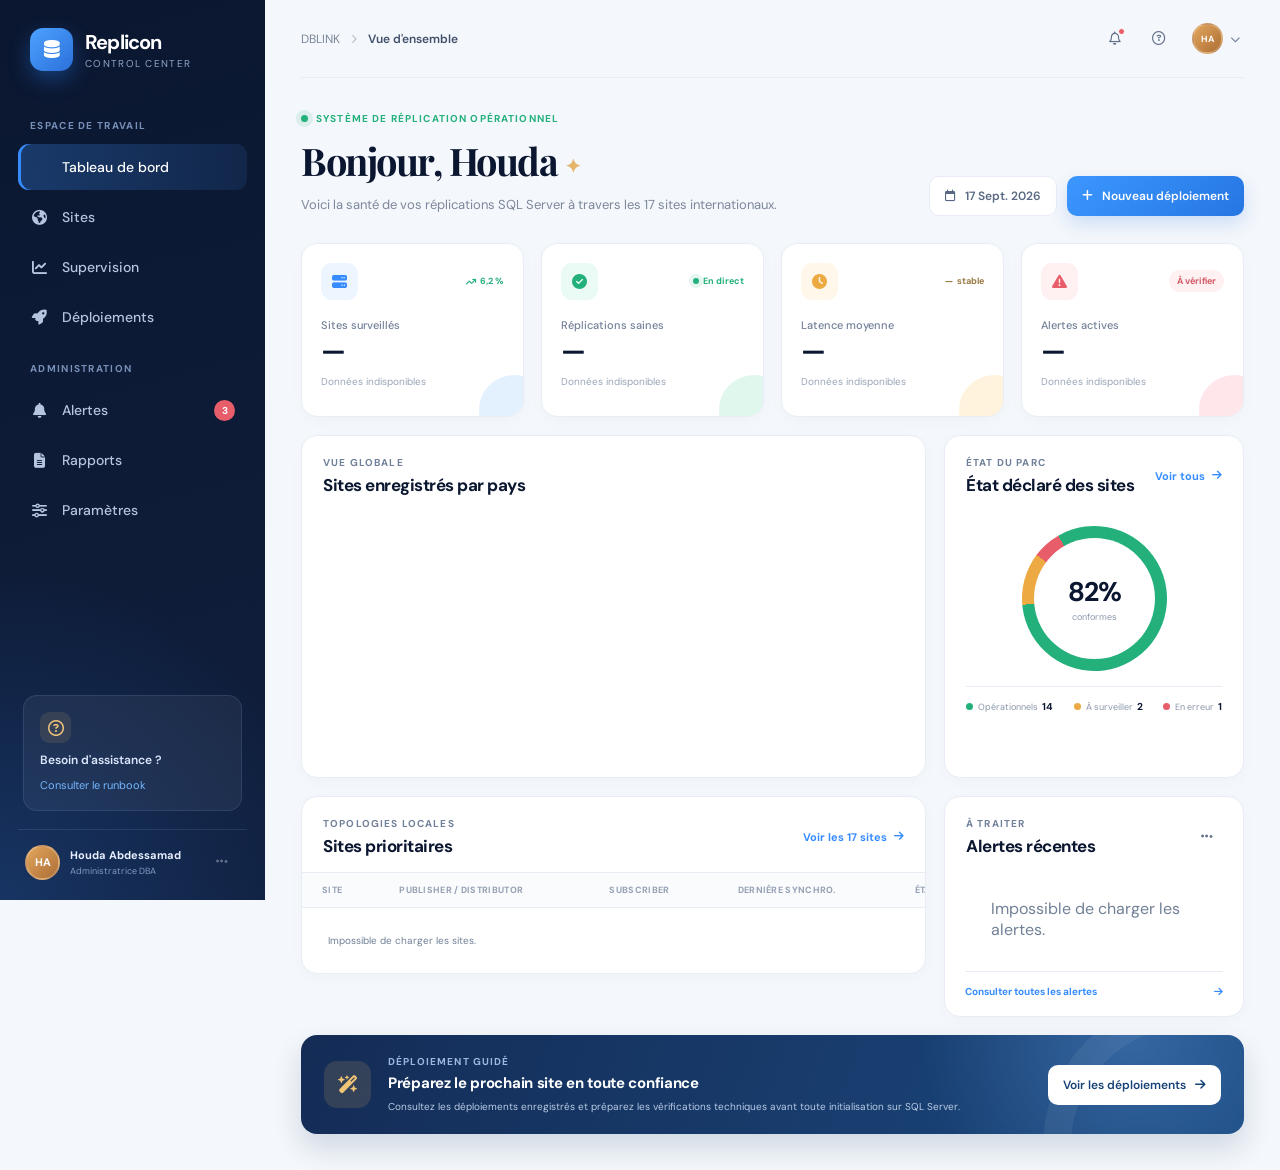
<file: index.html>
<!DOCTYPE html>
<html lang="fr">
  <head>
    <meta charset="UTF-8" />
    <meta name="viewport" content="width=device-width, initial-scale=1.0" />
    <meta
      name="description"
      content="Replicon, centre de contrôle de la réplication SQL Server."
    />
    <title>Replicon | SQL Replication Control Center</title>

    <link rel="preconnect" href="https://fonts.googleapis.com" />
    <link rel="preconnect" href="https://fonts.gstatic.com" crossorigin />
    <link
      href="https://fonts.googleapis.com/css2?family=DM+Sans:wght@400;500;600;700&family=Playfair+Display:wght@600;700&display=swap"
      rel="stylesheet"
    />
    <link
      rel="stylesheet"
      href="https://cdnjs.cloudflare.com/ajax/libs/font-awesome/6.7.2/css/all.min.css"
    />
    <link rel="stylesheet" href="style.css" />
  </head>

  <body>
    <div class="app-shell">
      <aside class="sidebar">
        <a class="brand" href="#dashboard" aria-label="Accueil Replicon">
          <span class="brand-mark"><i class="fa-solid fa-database"></i></span>
          <span>
            <strong>Replicon</strong>
            <small>Control Center</small>
          </span>
        </a>

        <nav class="main-nav" aria-label="Navigation principale">
          <p class="nav-label">Espace de travail</p>

          <a class="nav-link active" href="#dashboard">
            <i class="fa-solid fa-grid-2"></i>
            Tableau de bord
          </a>

          <a class="nav-link" href="sites.html">
            <i class="fa-solid fa-earth-americas"></i>
            Sites
          </a>

          <a class="nav-link" href="monitoring.html">
            <i class="fa-solid fa-chart-line"></i>
            Supervision
          </a>

          <a class="nav-link" href="deployments.html">
            <i class="fa-solid fa-rocket"></i>
            Déploiements
          </a>

          <p class="nav-label">Administration</p>

          <a class="nav-link" href="alerts.html">
            <i class="fa-solid fa-bell"></i>
            Alertes
            <span class="nav-count">3</span>
          </a>

          <a class="nav-link" href="reports.html">
            <i class="fa-solid fa-file-lines"></i>
            Rapports
          </a>

          <a class="nav-link" href="#settings">
            <i class="fa-solid fa-sliders"></i>
            Paramètres
          </a>
        </nav>

        <div class="sidebar-footer">
          <div class="support-card">
            <span class="support-icon">
              <i class="fa-regular fa-circle-question"></i>
            </span>
            <p>Besoin d'assistance ?</p>
            <a href="#support">Consulter le runbook</a>
          </div>

          <div class="user-card">
            <div class="avatar">HA</div>

            <div>
              <strong>Houda Abdessamad</strong>
              <span>Administratrice DBA</span>
            </div>

            <button class="icon-button" aria-label="Ouvrir le menu utilisateur">
              <i class="fa-solid fa-ellipsis"></i>
            </button>
          </div>
        </div>
      </aside>

      <main class="main-content" id="dashboard">
        <header class="topbar">
          <button class="menu-button" aria-label="Ouvrir le menu">
            <i class="fa-solid fa-bars"></i>
          </button>

          <div class="breadcrumb">
            <span>DBLINK</span>
            <i class="fa-solid fa-chevron-right"></i>
            <strong>Vue d'ensemble</strong>
          </div>

          <div class="topbar-actions">
            <button class="icon-button notification-button" aria-label="Notifications">
              <i class="fa-regular fa-bell"></i>
              <span></span>
            </button>

            <button class="icon-button" aria-label="Aide">
              <i class="fa-regular fa-circle-question"></i>
            </button>

            <button class="profile-button">
              <span class="avatar">HA</span>
              <i class="fa-solid fa-chevron-down"></i>
            </button>
          </div>
        </header>

        <section class="hero-section">
          <div>
            <p class="eyebrow">
              <span></span>
              Système de réplication opérationnel
            </p>

            <h1>Bonjour, Houda <span>✦</span></h1>

            <p class="hero-text">
              Voici la santé de vos réplications SQL Server à travers les
              17 sites internationaux.
            </p>
          </div>

          <div class="hero-actions">
            <button class="secondary-button">
              <i class="fa-regular fa-calendar"></i>
              17 Sept. 2026
            </button>

            <a class="primary-button" href="add_deployment.php">
             <i class="fa-solid fa-plus"></i>
            Nouveau déploiement
            </a>
          </div>
        </section>

        <section class="metric-grid" aria-label="Indicateurs de réplication">
          <article class="metric-card accent-blue">
            <div class="metric-heading">
              <span class="metric-icon">
                <i class="fa-solid fa-server"></i>
              </span>

              <span class="trend positive">
                <i class="fa-solid fa-arrow-trend-up"></i>
                6,2 %
              </span>
            </div>

            <p>Sites surveillés</p>
            <h2>17 <span>/ 17</span></h2>
            <small>Toutes les topologies sont actives</small>
          </article>

          <article class="metric-card accent-green">
            <div class="metric-heading">
              <span class="metric-icon">
                <i class="fa-solid fa-circle-check"></i>
              </span>

              <span class="live-dot">En direct</span>
            </div>

            <p>Réplications saines</p>
            <h2>14 <span>sites</span></h2>
            <small>82,4 % du parc fonctionne normalement</small>
          </article>

          <article class="metric-card accent-gold">
            <div class="metric-heading">
              <span class="metric-icon">
                <i class="fa-solid fa-clock"></i>
              </span>

              <span class="trend neutral">
                <i class="fa-solid fa-minus"></i>
                stable
              </span>
            </div>

            <p>Latence moyenne</p>
            <h2>1,8 <span>sec.</span></h2>
            <small>Sur les 24 dernières heures</small>
          </article>

          <article class="metric-card accent-rose">
            <div class="metric-heading">
              <span class="metric-icon">
                <i class="fa-solid fa-triangle-exclamation"></i>
              </span>

              <span class="alert-tag">À vérifier</span>
            </div>

            <p>Alertes actives</p>
            <h2>3 <span>alertes</span></h2>
            <small>2 avertissements et 1 incident</small>
          </article>
        </section>

        <section class="content-grid">
          <article class="panel replication-overview" id="monitoring">
            <div class="panel-header">
              <div>
                <p class="section-kicker">Vue globale</p>
                <h2>Activité de réplication</h2>
              </div>

              <button class="select-button">
                7 derniers jours
                <i class="fa-solid fa-chevron-down"></i>
              </button>
            </div>

            <div class="chart-legend">
              <span>
                <i class="legend-dot blue"></i>
                Transactions livrées
              </span>

              <span>
                <i class="legend-dot gold"></i>
                Latence moyenne
              </span>
            </div>

            <div class="chart-area" aria-label="Graphique d'activité de réplication">
              <div class="chart-y-axis">
                <span>12k</span>
                <span>9k</span>
                <span>6k</span>
                <span>3k</span>
                <span>0</span>
              </div>

              <div class="chart-lines">
                <div class="grid-line"></div>
                <div class="grid-line"></div>
                <div class="grid-line"></div>
                <div class="grid-line"></div>
                <div class="grid-line"></div>

                <svg viewBox="0 0 700 250" role="img">
                  <defs>
                    <linearGradient id="fillBlue" x1="0" x2="0" y1="0" y2="1">
                      <stop offset="0%" stop-color="#2b8cff" stop-opacity=".28" />
                      <stop offset="100%" stop-color="#2b8cff" stop-opacity="0" />
                    </linearGradient>
                  </defs>

                  <path
                    class="area-path"
                    d="M0,186 C55,174 70,164 112,169 S168,129 220,146 S291,103 333,119 S393,92 441,104 S504,48 555,70 S619,31 700,43 L700,250 L0,250 Z"
                  ></path>

                  <path
                    class="main-line"
                    d="M0,186 C55,174 70,164 112,169 S168,129 220,146 S291,103 333,119 S393,92 441,104 S504,48 555,70 S619,31 700,43"
                  ></path>

                  <path
                    class="secondary-line"
                    d="M0,212 C55,203 78,205 112,199 S173,191 220,196 S286,176 333,185 S392,168 441,173 S510,151 555,157 S636,126 700,133"
                  ></path>

                  <circle cx="555" cy="70" r="5" class="chart-point"></circle>
                  <circle cx="700" cy="43" r="5" class="chart-point"></circle>
                </svg>

                <div class="chart-x-axis">
                  <span>Lun</span>
                  <span>Mar</span>
                  <span>Mer</span>
                  <span>Jeu</span>
                  <span>Ven</span>
                  <span>Sam</span>
                  <span>Dim</span>
                </div>
              </div>
            </div>
          </article>

          <article class="panel health-panel">
            <div class="panel-header">
              <div>
                <p class="section-kicker">État du parc</p>
                <h2>État déclaré des sites</h2>
              </div>

              <button class="text-button">
                Voir tous
                <i class="fa-solid fa-arrow-right"></i>
              </button>
            </div>

            <div class="donut-wrapper">
              <div class="donut-chart">
                <div>
                  <strong>82%</strong>
                  <span>conformes</span>
                </div>
              </div>
            </div>

            <div class="health-legend">
              <div>
                <span class="status-dot status-healthy"></span>
                <p>Opérationnels <strong>14</strong></p>
              </div>

              <div>
                <span class="status-dot status-warning"></span>
                <p>À surveiller <strong>2</strong></p>
              </div>

              <div>
                <span class="status-dot status-error"></span>
                <p>En erreur <strong>1</strong></p>
              </div>
            </div>
          </article>
        </section>

        <section class="bottom-grid">
          <article class="panel sites-panel" id="sites">
            <div class="panel-header">
              <div>
                <p class="section-kicker">Topologies locales</p>
                <h2>Sites prioritaires</h2>
              </div>

              <button class="text-button">
                Voir les 17 sites
                <i class="fa-solid fa-arrow-right"></i>
              </button>
            </div>

            <div class="table-wrap">
              <table>
                <thead>
                  <tr>
                    <th>Site</th>
                    <th>Publisher / Distributor</th>
                    <th>Subscriber</th>
                    <th>Dernière synchro.</th>
                    <th>État</th>
                  </tr>
                </thead>

                <tbody>
                  <tr>
                    <td>
                      <span class="country-fr">FR</span>
                      <strong>France</strong>
                      <small>Site FR01</small>
                    </td>

                    <td><code>FR01MESSQL01</code></td>

                    <td>
                      <code>FR01RPT01</code>
                      <small>FactoryDW</small>
                    </td>

                    <td>
                      <strong>Il y a 12 sec.</strong>
                      <small>Latence : 0,7 sec.</small>
                    </td>

                    <td>
                      <span class="status-badge healthy">
                        <i></i>
                        Running
                      </span>
                    </td>
                  </tr>

                  <tr>
                    <td>
                      <span class="country-us">US</span>
                      <strong>États-Unis</strong>
                      <small>Site US02</small>
                    </td>

                    <td><code>US02MESSQL01</code></td>

                    <td>
                      <code>US02RPT01</code>
                      <small>FactoryDW</small>
                    </td>

                    <td>
                      <strong>Il y a 18 sec.</strong>
                      <small>Latence : 1,4 sec.</small>
                    </td>

                    <td>
                      <span class="status-badge healthy">
                        <i></i>
                        Running
                      </span>
                    </td>
                  </tr>

                  <tr>
                    <td>
                      <span class="country-br">BR</span>
                      <strong>Brésil</strong>
                      <small>Site BR01</small>
                    </td>

                    <td><code>BR01MESSQL01</code></td>

                    <td>
                      <code>BR01RPT01</code>
                      <small>FactoryDW</small>
                    </td>

                    <td>
                      <strong>Il y a 3 min.</strong>
                      <small>Latence : 42 sec.</small>
                    </td>

                    <td>
                      <span class="status-badge warning">
                        <i></i>
                        Retard
                      </span>
                    </td>
                  </tr>

                  <tr>
                    <td>
                      <span class="country-de">DE</span>
                      <strong>Allemagne</strong>
                      <small>Site DE01</small>
                    </td>

                    <td><code>DE01MESSQL01</code></td>

                    <td>
                      <code>DE01RPT01</code>
                      <small>FactoryDW</small>
                    </td>

                    <td>
                      <strong>Il y a 1 min.</strong>
                      <small>Agent arrêté</small>
                    </td>

                    <td>
                      <span class="status-badge error">
                        <i></i>
                        Incident
                      </span>
                    </td>
                  </tr>
                </tbody>
              </table>
            </div>
          </article>

          <article class="panel alerts-panel" id="alerts">
            <div class="panel-header">
              <div>
                <p class="section-kicker">À traiter</p>
                <h2>Alertes récentes</h2>
              </div>

              <button class="icon-button panel-more" aria-label="Plus d'options">
                <i class="fa-solid fa-ellipsis"></i>
              </button>
            </div>

            <div class="alert-list">
              <article class="alert-item critical">
                <span class="alert-icon">
                  <i class="fa-solid fa-plug-circle-xmark"></i>
                </span>

                <div>
                  <div class="alert-title">
                    <h3>Distribution Agent arrêté</h3>
                    <time>Il y a 1 min.</time>
                  </div>

                  <p><strong>DE01</strong> · Vérifier le service SQL Server Agent.</p>
                  <a href="#incident">Ouvrir l'incident</a>
                </div>
              </article>

              <article class="alert-item warning">
                <span class="alert-icon">
                  <i class="fa-solid fa-hourglass-half"></i>
                </span>

                <div>
                  <div class="alert-title">
                    <h3>Latence élevée détectée</h3>
                    <time>Il y a 3 min.</time>
                  </div>

                  <p><strong>BR01</strong> · 1 843 commandes en attente.</p>
                  <a href="#incident">Analyser la file</a>
                </div>
              </article>

              <article class="alert-item info">
                <span class="alert-icon">
                  <i class="fa-solid fa-hard-drive"></i>
                </span>

                <div>
                  <div class="alert-title">
                    <h3>Espace disque à surveiller</h3>
                    <time>Il y a 18 min.</time>
                  </div>

                  <p><strong>US03</strong> · Volume distribution à 78 %.</p>
                  <a href="#incident">Voir les détails</a>
                </div>
              </article>
            </div>

            <a class="all-alerts-link" href="alerts.html">
              Consulter toutes les alertes
              <i class="fa-solid fa-arrow-right"></i>
            </a>
          </article>
        </section>

        <section class="deployment-banner" id="deployments">
          <div class="banner-icon">
            <i class="fa-solid fa-wand-magic-sparkles"></i>
          </div>

          <div>
            <p class="section-kicker">Déploiement guidé</p>
            <h2>Préparez le prochain site en toute confiance</h2>
            <p>
            Consultez les déploiements enregistrés et préparez les vérifications techniques
           avant toute initialisation sur SQL Server.
            </p>
          </div>
        <a class="primary-button" href="deployments.html">
         Voir les déploiements
            <i class="fa-solid fa-arrow-right"></i>
          </a>
        </section>
      </main>
    </div>

    <script src="dashboard-live.js?v=2"></script>
   

  <style>
  .country-chart {
    display: grid;
    gap: 15px;
    padding: 28px 24px 34px;
    color: #45556e;
    font-size: 13px;
  }

  .country-row {
    display: grid;
    grid-template-columns: minmax(95px, 150px) minmax(0, 1fr) 28px;
    align-items: center;
    gap: 14px;
  }

  .country-row > span {
    overflow: hidden;
    text-overflow: ellipsis;
    white-space: nowrap;
  }

  .country-track {
    height: 15px;
    overflow: hidden;
    border-radius: 999px;
    background: #e8edf4;
  }

  .country-bar {
    height: 100%;
    border-radius: 999px;
    background: linear-gradient(90deg, #2779e4, #76bbff);
  }

  .country-row strong {
    color: #24364e;
    text-align: right;
  }

  @media (max-width: 600px) {
    .country-row {
      grid-template-columns: 90px minmax(0, 1fr) 22px;
      gap: 8px;
    }
  }
</style>
 </body>
</html>
</file>
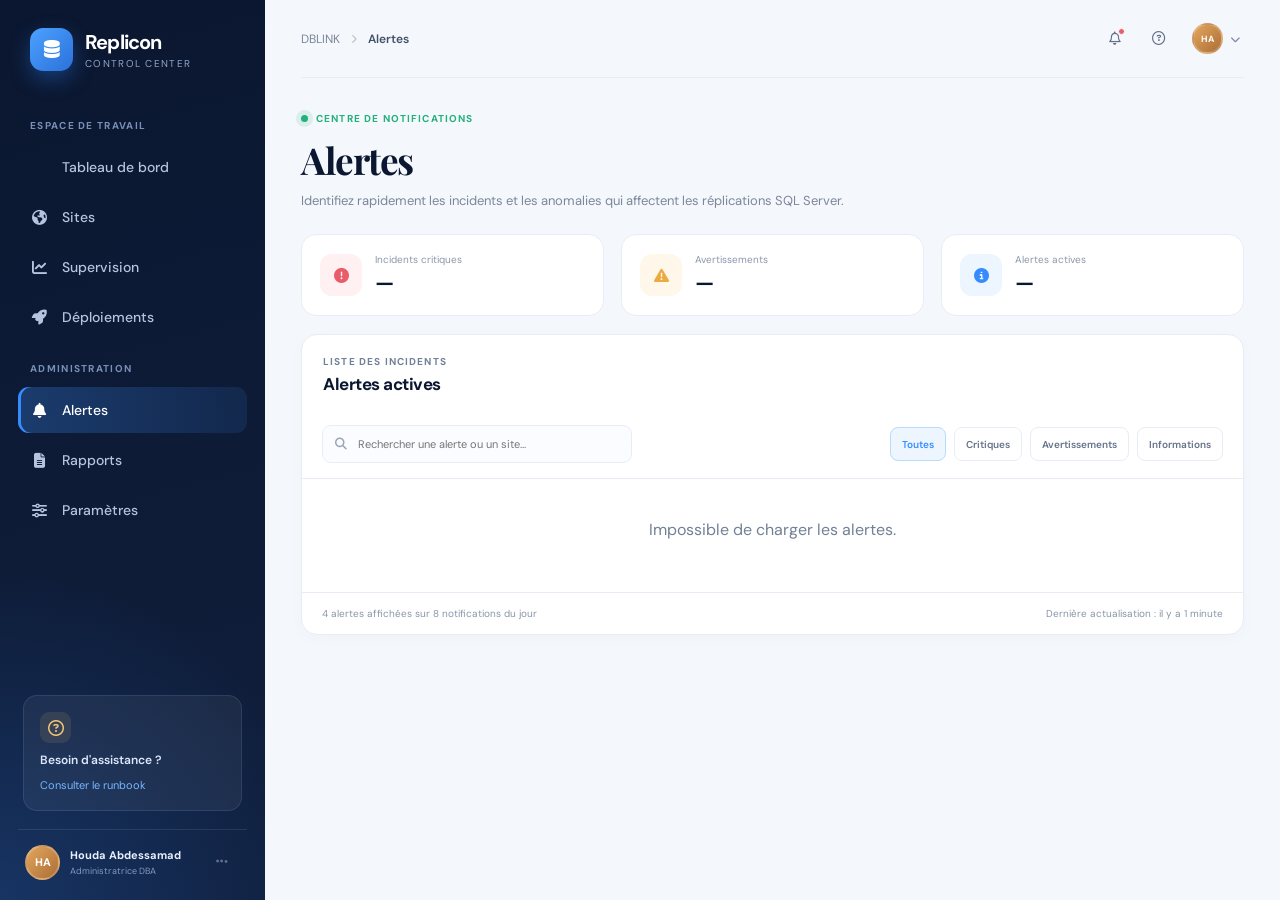
<file: alerts.html>
<!DOCTYPE html>
<html lang="fr">
  <head>
    <meta charset="UTF-8" />
    <meta name="viewport" content="width=device-width, initial-scale=1.0" />
    <meta
      name="description"
      content="Gestion des alertes de réplication SQL Server."
    />
    <title>Alertes | Replicon</title>

    <link rel="preconnect" href="https://fonts.googleapis.com" />
    <link rel="preconnect" href="https://fonts.gstatic.com" crossorigin />
    <link
      href="https://fonts.googleapis.com/css2?family=DM+Sans:wght@400;500;600;700&family=Playfair+Display:wght@600;700&display=swap"
      rel="stylesheet"
    />
    <link
      rel="stylesheet"
      href="https://cdnjs.cloudflare.com/ajax/libs/font-awesome/6.7.2/css/all.min.css"
    />
    <link rel="stylesheet" href="style.css" />

    <style>
      .alerts-header {
        padding: 34px 0 25px;
        display: flex;
        align-items: end;
        justify-content: space-between;
        gap: 20px;
      }

      .alerts-header h1 {
        margin-top: 7px;
        color: var(--navy);
        font-family: "Playfair Display", serif;
        font-size: 37px;
        letter-spacing: -1.5px;
      }

      .alerts-header p:last-child {
        margin-top: 8px;
        color: var(--muted);
        font-size: 13px;
      }

      .alert-stats {
        margin-bottom: 18px;
        display: grid;
        grid-template-columns: repeat(3, 1fr);
        gap: 17px;
      }

      .alert-stat {
        padding: 18px;
        display: flex;
        align-items: center;
        gap: 13px;
        border: 1px solid var(--line);
        border-radius: 15px;
        background: white;
      }

      .alert-stat-icon {
        width: 42px;
        height: 42px;
        display: grid;
        place-items: center;
        border-radius: 12px;
        font-size: 15px;
      }

      .alert-stat.critical .alert-stat-icon {
        color: var(--red);
        background: var(--red-light);
      }

      .alert-stat.warning .alert-stat-icon {
        color: var(--orange);
        background: var(--orange-light);
      }

      .alert-stat.info .alert-stat-icon {
        color: var(--blue);
        background: var(--blue-light);
      }

      .alert-stat p {
        color: #8b97aa;
        font-size: 10px;
      }

      .alert-stat strong {
        margin-top: 3px;
        display: block;
        color: var(--navy);
        font-size: 21px;
      }

      .alert-control-panel {
        overflow: hidden;
      }

      .alert-toolbar {
        padding: 15px 20px;
        display: flex;
        align-items: center;
        justify-content: space-between;
        gap: 15px;
        border-bottom: 1px solid var(--line);
      }

      .alert-search {
        width: 310px;
        position: relative;
      }

      .alert-search i {
        position: absolute;
        top: 50%;
        left: 13px;
        color: #9aa6b7;
        font-size: 12px;
        transform: translateY(-50%);
      }

      .alert-search input {
        width: 100%;
        height: 38px;
        padding: 0 13px 0 35px;
        outline: none;
        color: var(--text);
        border: 1px solid var(--line);
        border-radius: 9px;
        background: #fbfcff;
        font-family: inherit;
        font-size: 11px;
      }

      .alert-search input:focus {
        border-color: #9fcaff;
        background: white;
      }

      .alert-filters {
        display: flex;
        gap: 8px;
      }

      .alert-filter {
        height: 34px;
        padding: 0 11px;
        color: #65728a;
        border: 1px solid var(--line);
        border-radius: 8px;
        background: white;
        font-size: 10px;
        font-weight: 600;
      }

      .alert-filter:hover,
      .alert-filter.active-filter {
        color: var(--blue);
        border-color: #b8dafe;
        background: var(--blue-light);
      }

      .alerts-list {
        padding: 8px 20px 20px;
      }

      .alert-record {
        margin-top: 12px;
        padding: 17px;
        display: flex;
        align-items: flex-start;
        gap: 14px;
        border: 1px solid var(--line);
        border-radius: 13px;
        background: #fff;
        transition: 0.25s ease;
      }

      .alert-record:hover {
        transform: translateY(-2px);
        box-shadow: var(--shadow);
      }

      .record-icon {
        width: 38px;
        height: 38px;
        flex: 0 0 38px;
        display: grid;
        place-items: center;
        border-radius: 11px;
        font-size: 14px;
      }

      .alert-record.critical .record-icon {
        color: var(--red);
        background: var(--red-light);
      }

      .alert-record.warning .record-icon {
        color: var(--orange);
        background: var(--orange-light);
      }

      .alert-record.info .record-icon {
        color: var(--blue);
        background: var(--blue-light);
      }

      .record-content {
        flex: 1;
      }

      .record-title {
        display: flex;
        align-items: center;
        justify-content: space-between;
        gap: 15px;
      }

      .record-title h2 {
        color: #35445c;
        font-size: 13px;
      }

      .record-date {
        flex-shrink: 0;
        color: #9aa6b7;
        font-size: 9px;
      }

      .record-content > p {
        max-width: 710px;
        margin-top: 6px;
        color: #8390a2;
        font-size: 10px;
        line-height: 1.6;
      }

      .record-meta {
        margin-top: 12px;
        display: flex;
        align-items: center;
        gap: 13px;
        color: #77869b;
        font-size: 9px;
      }

      .record-meta span {
        display: inline-flex;
        align-items: center;
        gap: 5px;
      }

      .record-meta i {
        color: #94a2b5;
      }

      .record-actions {
        display: flex;
        flex-direction: column;
        align-items: end;
        gap: 10px;
      }

      .priority-badge {
        padding: 5px 8px;
        display: inline-flex;
        align-items: center;
        gap: 5px;
        border-radius: 20px;
        font-size: 9px;
        font-weight: 700;
      }

      .priority-badge.critical {
        color: #d14252;
        background: var(--red-light);
      }

      .priority-badge.warning {
        color: #ae762a;
        background: var(--orange-light);
      }

      .priority-badge.info {
        color: #2776db;
        background: var(--blue-light);
      }

      .resolve-button {
        height: 29px;
        padding: 0 10px;
        color: var(--blue);
        border-radius: 8px;
        background: var(--blue-light);
        font-size: 9px;
        font-weight: 700;
      }

      .resolve-button:hover {
        color: white;
        background: var(--blue);
      }

      .alert-footer {
        padding: 14px 20px;
        display: flex;
        justify-content: space-between;
        color: #8895a8;
        border-top: 1px solid var(--line);
        font-size: 10px;
      }

      @media (max-width: 850px) {
        .alert-stats {
          grid-template-columns: 1fr;
        }

        .alerts-header {
          align-items: flex-start;
          flex-direction: column;
        }

        .alert-toolbar {
          align-items: stretch;
          flex-direction: column;
        }

        .alert-search {
          width: 100%;
        }

        .alert-filters {
          overflow-x: auto;
        }

        .alert-record {
          flex-wrap: wrap;
        }

        .record-actions {
          width: 100%;
          align-items: flex-start;
          flex-direction: row;
          justify-content: space-between;
        }

        .record-title {
          align-items: flex-start;
          flex-direction: column;
          gap: 5px;
        }
      }
    </style>
  </head>

  <body>
    <div class="app-shell">
      <aside class="sidebar">
        <a class="brand" href="index.html">
          <span class="brand-mark">
            <i class="fa-solid fa-database"></i>
          </span>

          <span>
            <strong>Replicon</strong>
            <small>Control Center</small>
          </span>
        </a>

        <nav class="main-nav">
          <p class="nav-label">Espace de travail</p>

          <a class="nav-link" href="index.html">
            <i class="fa-solid fa-grid-2"></i>
            Tableau de bord
          </a>

          <a class="nav-link" href="sites.html">
            <i class="fa-solid fa-earth-americas"></i>
            Sites
          </a>

          <a class="nav-link" href="monitoring.html">
            <i class="fa-solid fa-chart-line"></i>
            Supervision
          </a>

          <a class="nav-link" href="deployments.html">
            <i class="fa-solid fa-rocket"></i>
            Déploiements
          </a>

          <p class="nav-label">Administration</p>

          <a class="nav-link active" href="alerts.html">
            <i class="fa-solid fa-bell"></i>
            Alertes
            <span class="nav-count">3</span>
          </a>

          <a class="nav-link" href="reports.html">
            <i class="fa-solid fa-file-lines"></i>
            Rapports
          </a>

          <a class="nav-link" href="settings.html">
            <i class="fa-solid fa-sliders"></i>
            Paramètres
          </a>
        </nav>

        <div class="sidebar-footer">
          <div class="support-card">
            <span class="support-icon">
              <i class="fa-regular fa-circle-question"></i>
            </span>

            <p>Besoin d'assistance ?</p>
            <a href="#">Consulter le runbook</a>
          </div>

          <div class="user-card">
            <div class="avatar">HA</div>

            <div>
              <strong>Houda Abdessamad</strong>
              <span>Administratrice DBA</span>
            </div>

            <button class="icon-button">
              <i class="fa-solid fa-ellipsis"></i>
            </button>
          </div>
        </div>
      </aside>

      <main class="main-content">
        <header class="topbar">
          <button class="menu-button">
            <i class="fa-solid fa-bars"></i>
          </button>

          <div class="breadcrumb">
            <span>DBLINK</span>
            <i class="fa-solid fa-chevron-right"></i>
            <strong>Alertes</strong>
          </div>

          <div class="topbar-actions">
            <button class="icon-button notification-button">
              <i class="fa-regular fa-bell"></i>
              <span></span>
            </button>

            <button class="icon-button">
              <i class="fa-regular fa-circle-question"></i>
            </button>

            <button class="profile-button">
              <span class="avatar">HA</span>
              <i class="fa-solid fa-chevron-down"></i>
            </button>
          </div>
        </header>

        <section class="alerts-header">
          <div>
            <p class="eyebrow">
              <span></span>
              Centre de notifications
            </p>

            <h1>Alertes</h1>

            <p>
              Identifiez rapidement les incidents et les anomalies qui
              affectent les réplications SQL Server.
            </p>
          </div>

          <button class="primary-button">
            <i class="fa-solid fa-check-double"></i>
            Marquer tout comme lu
          </button>
        </section>

        <section class="alert-stats">
          <article class="alert-stat critical">
            <span class="alert-stat-icon">
              <i class="fa-solid fa-circle-exclamation"></i>
            </span>

            <div>
              <p>Incidents critiques</p>
              <strong>1 incident</strong>
            </div>
          </article>

          <article class="alert-stat warning">
            <span class="alert-stat-icon">
              <i class="fa-solid fa-triangle-exclamation"></i>
            </span>

            <div>
              <p>Avertissements</p>
              <strong>2 alertes</strong>
            </div>
          </article>

          <article class="alert-stat info">
            <span class="alert-stat-icon">
              <i class="fa-solid fa-circle-info"></i>
            </span>

            <div>
              <p>Alertes actives</p>
              <strong>8 messages</strong>
            </div>
          </article>
        </section>

        <section class="panel alert-control-panel">
          <div class="panel-header">
            <div>
              <p class="section-kicker">Liste des incidents</p>
              <h2>Alertes actives</h2>
            </div>

            <button class="text-button">
              <i class="fa-solid fa-download"></i>
              Exporter
            </button>
          </div>

          <div class="alert-toolbar">
            <div class="alert-search">
              <i class="fa-solid fa-magnifying-glass"></i>
              <input
                type="text"
                placeholder="Rechercher une alerte ou un site..."
              />
            </div>

            <div class="alert-filters">
              <button class="alert-filter active-filter">Toutes</button>
              <button class="alert-filter">Critiques</button>
              <button class="alert-filter">Avertissements</button>
              <button class="alert-filter">Informations</button>
            </div>
          </div>

          <div class="alerts-list">
            <article class="alert-record critical">
              <span class="record-icon">
                <i class="fa-solid fa-plug-circle-xmark"></i>
              </span>

              <div class="record-content">
                <div class="record-title">
                  <h2>Distribution Agent arrêté</h2>
                  <span class="record-date">Il y a 1 minute</span>
                </div>

                <p>
                  Le Distribution Agent de DE01MESSQL01 ne peut plus joindre
                  le Subscriber DE01RPT01. Les nouvelles commandes restent dans
                  la base distribution.
                </p>

                <div class="record-meta">
                  <span>
                    <i class="fa-solid fa-location-dot"></i>
                    Site DE01 — Allemagne
                  </span>

                  <span>
                    <i class="fa-solid fa-server"></i>
                    DE01MESSQL01
                  </span>

                  <span>
                    <i class="fa-solid fa-list-check"></i>
                    0 commande livrée
                  </span>
                </div>
              </div>

              <div class="record-actions">
                <span class="priority-badge critical">
                  <i class="fa-solid fa-circle"></i>
                  Critique
                </span>

                <button class="resolve-button">
                  Ouvrir l'incident
                </button>
              </div>
            </article>

            <article class="alert-record warning">
              <span class="record-icon">
                <i class="fa-solid fa-hourglass-half"></i>
              </span>

              <div class="record-content">
                <div class="record-title">
                  <h2>Latence élevée détectée</h2>
                  <span class="record-date">Il y a 3 minutes</span>
                </div>

                <p>
                  La réplication du site BR01 présente une latence supérieure
                  au seuil attendu. La file contient actuellement 1 113
                  commandes à distribuer.
                </p>

                <div class="record-meta">
                  <span>
                    <i class="fa-solid fa-location-dot"></i>
                    Site BR01 — Brésil
                  </span>

                  <span>
                    <i class="fa-solid fa-clock"></i>
                    Latence : 42 secondes
                  </span>

                  <span>
                    <i class="fa-solid fa-list-check"></i>
                    1 113 commandes
                  </span>
                </div>
              </div>

              <div class="record-actions">
                <span class="priority-badge warning">
                  <i class="fa-solid fa-circle"></i>
                  Avertissement
                </span>

                <button class="resolve-button">
                  Analyser la file
                </button>
              </div>
            </article>

            <article class="alert-record warning">
              <span class="record-icon">
                <i class="fa-solid fa-hard-drive"></i>
              </span>

              <div class="record-content">
                <div class="record-title">
                  <h2>Espace disque à surveiller</h2>
                  <span class="record-date">Il y a 18 minutes</span>
                </div>

                <p>
                  Le volume utilisé pour la base distribution du site US03 est
                  occupé à 78 %. Une surveillance renforcée est recommandée
                  avant le prochain snapshot.
                </p>

                <div class="record-meta">
                  <span>
                    <i class="fa-solid fa-location-dot"></i>
                    Site US03 — États-Unis
                  </span>

                  <span>
                    <i class="fa-solid fa-hard-drive"></i>
                    Volume D:
                  </span>

                  <span>
                    <i class="fa-solid fa-chart-pie"></i>
                    Occupation : 78 %
                  </span>
                </div>
              </div>

              <div class="record-actions">
                <span class="priority-badge warning">
                  <i class="fa-solid fa-circle"></i>
                  Avertissement
                </span>

                <button class="resolve-button">
                  Voir les détails
                </button>
              </div>
            </article>

            <article class="alert-record info">
              <span class="record-icon">
                <i class="fa-solid fa-camera"></i>
              </span>

              <div class="record-content">
                <div class="record-title">
                  <h2>Snapshot appliqué avec succès</h2>
                  <span class="record-date">Aujourd'hui, 08:10</span>
                </div>

                <p>
                  Le snapshot de la publication du site CA01 a été généré et
                  appliqué à FactoryDW sans erreur. Le site est prêt pour les
                  tests fonctionnels.
                </p>

                <div class="record-meta">
                  <span>
                    <i class="fa-solid fa-location-dot"></i>
                    Site CA01 — Canada
                  </span>

                  <span>
                    <i class="fa-solid fa-database"></i>
                    FactoryDW
                  </span>

                  <span>
                    <i class="fa-solid fa-circle-check"></i>
                    Initialisation conforme
                  </span>
                </div>
              </div>

              <div class="record-actions">
                <span class="priority-badge info">
                  <i class="fa-solid fa-circle"></i>
                  Information
                </span>

                <button class="resolve-button">
                  Consulter
                </button>
              </div>
            </article>
          </div>

          <div class="alert-footer">
            <span>4 alertes affichées sur 8 notifications du jour</span>
            <span>Dernière actualisation : il y a 1 minute</span>
          </div>
        </section>
      </main>
    </div>

    <script src="script.js?v=2"></script>
    <script src="alerts-live.js"></script>
  </body>
</html>
</file>
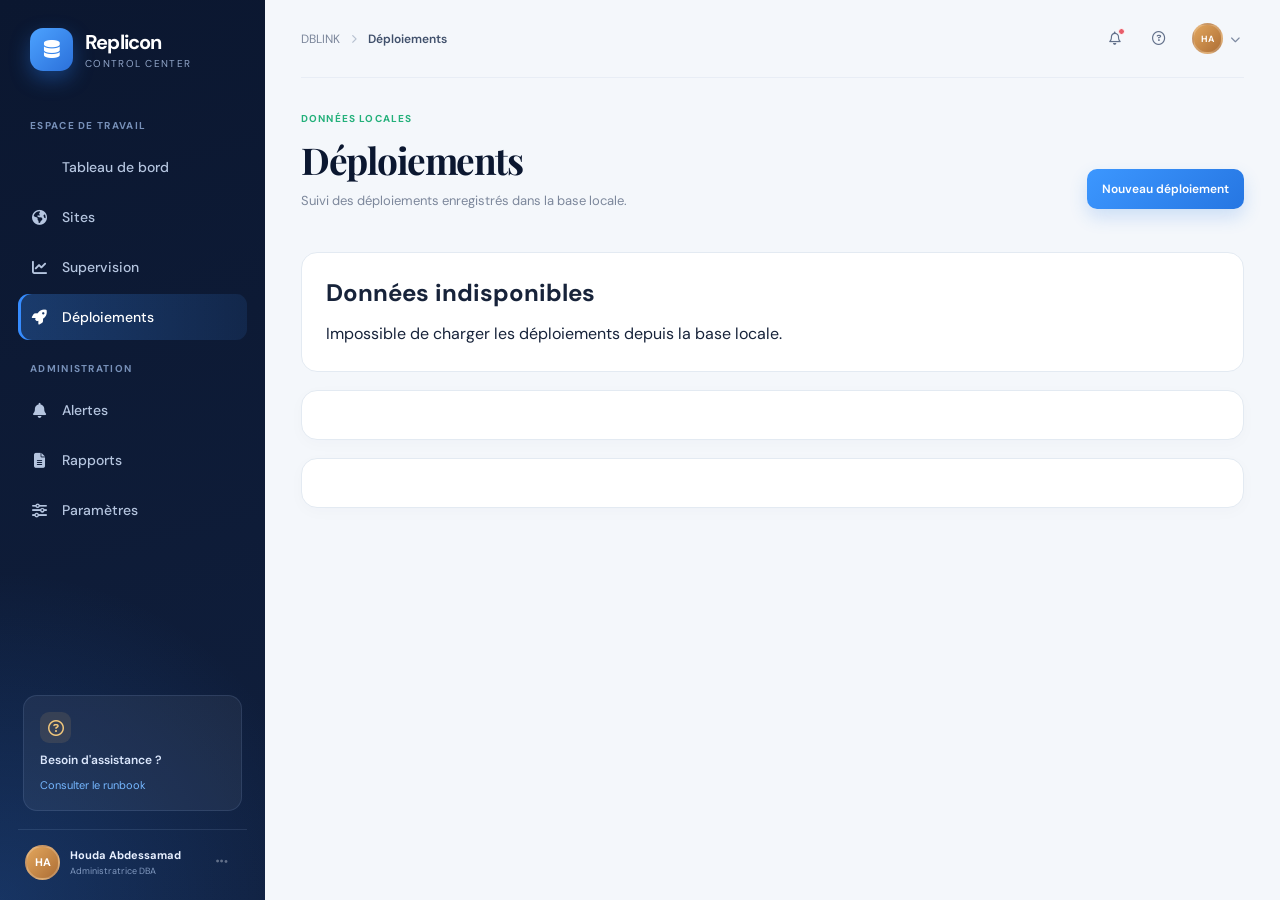
<file: deployments.html>
<!DOCTYPE html>
<html lang="fr">
  <head>
    <meta charset="UTF-8" />
    <meta name="viewport" content="width=device-width, initial-scale=1.0" />
    <meta
      name="description"
      content="Déploiement guidé de la réplication SQL Server."
    />
    <title>Déploiements | Replicon</title>

    <link rel="preconnect" href="https://fonts.googleapis.com" />
    <link rel="preconnect" href="https://fonts.gstatic.com" crossorigin />
    <link
      href="https://fonts.googleapis.com/css2?family=DM+Sans:wght@400;500;600;700&family=Playfair+Display:wght@600;700&display=swap"
      rel="stylesheet"
    />
    <link
      rel="stylesheet"
      href="https://cdnjs.cloudflare.com/ajax/libs/font-awesome/6.7.2/css/all.min.css"
    />
    <link rel="stylesheet" href="style.css" />

    <style>
      .deploy-header {
        padding: 34px 0 25px;
        display: flex;
        align-items: end;
        justify-content: space-between;
        gap: 20px;
      }

      .deploy-header h1 {
        margin-top: 7px;
        color: var(--navy);
        font-family: "Playfair Display", serif;
        font-size: 37px;
        letter-spacing: -1.5px;
      }

      .deploy-header p:last-child {
        margin-top: 8px;
        color: var(--muted);
        font-size: 13px;
      }

      .deploy-header .primary-button {
        flex-shrink: 0;
      }

      .deploy-layout {
        display: grid;
        grid-template-columns: minmax(0, 1.6fr) minmax(280px, 0.75fr);
        gap: 18px;
      }

      .deploy-card {
        overflow: hidden;
      }

      .deployment-top {
        padding: 19px 21px;
        display: flex;
        align-items: center;
        justify-content: space-between;
        border-bottom: 1px solid var(--line);
      }

      .deployment-top h2 {
        margin-top: 5px;
        color: var(--navy);
        font-size: 17px;
      }

      .new-site-badge {
        padding: 6px 10px;
        color: #b27b2b;
        border-radius: 30px;
        background: var(--orange-light);
        font-size: 10px;
        font-weight: 700;
      }

      .deploy-steps {
        padding: 10px 21px 20px;
      }

      .deploy-step {
        min-height: 105px;
        padding: 17px 0;
        position: relative;
        display: flex;
        gap: 14px;
        border-bottom: 1px solid var(--line);
      }

      .deploy-step:last-child {
        border-bottom: 0;
      }

      .step-number {
        width: 34px;
        height: 34px;
        flex: 0 0 34px;
        display: grid;
        place-items: center;
        color: #7e8da3;
        border: 1px solid #dce4ef;
        border-radius: 50%;
        background: white;
        font-size: 11px;
        font-weight: 700;
      }

      .deploy-step.completed .step-number {
        color: white;
        border-color: var(--green);
        background: var(--green);
      }

      .deploy-step.current .step-number {
        color: white;
        border-color: var(--blue);
        background: var(--blue);
        box-shadow: 0 0 0 5px rgba(54, 140, 255, 0.12);
      }

      .step-content {
        flex: 1;
      }

      .step-content h3 {
        color: #35445c;
        font-size: 12px;
      }

      .step-content p {
        margin-top: 5px;
        color: #8995a8;
        font-size: 10px;
        line-height: 1.55;
      }

      .step-content small {
        margin-top: 8px;
        display: inline-flex;
        align-items: center;
        gap: 5px;
        color: var(--green);
        font-size: 9px;
        font-weight: 700;
      }

      .step-content small.pending {
        color: #a8772c;
      }

      .step-action {
        align-self: center;
        height: 31px;
        padding: 0 11px;
        color: var(--blue);
        border-radius: 8px;
        background: var(--blue-light);
        font-size: 9px;
        font-weight: 700;
      }

      .step-action:hover {
        color: white;
        background: var(--blue);
      }

      .progress-panel {
        overflow: hidden;
      }

      .progress-main {
        padding: 22px;
        text-align: center;
      }

      .progress-circle {
        width: 138px;
        height: 138px;
        margin: 5px auto 17px;
        padding: 10px;
        display: grid;
        place-items: center;
        border-radius: 50%;
        background: conic-gradient(var(--blue) 0deg 216deg, #e9eef5 216deg 360deg);
      }

      .progress-circle > div {
        width: 100%;
        height: 100%;
        display: grid;
        place-content: center;
        border-radius: 50%;
        background: white;
      }

      .progress-circle strong {
        color: var(--navy);
        font-size: 29px;
        letter-spacing: -1px;
      }

      .progress-circle span {
        color: #8491a4;
        font-size: 9px;
      }

      .progress-main h2 {
        color: var(--navy);
        font-size: 15px;
      }

      .progress-main p {
        margin-top: 6px;
        color: #8c98aa;
        font-size: 10px;
        line-height: 1.5;
      }

      .progress-info {
        padding: 15px 21px;
        border-top: 1px solid var(--line);
        background: #fbfcfe;
      }

      .progress-info-row {
        margin-bottom: 12px;
        display: flex;
        align-items: center;
        justify-content: space-between;
      }

      .progress-info-row:last-child {
        margin-bottom: 0;
      }

      .progress-info-row span {
        color: #8e9aac;
        font-size: 10px;
      }

      .progress-info-row strong {
        color: #45546d;
        font-size: 10px;
      }

      .prerequisites-panel {
        margin-top: 18px;
        overflow: hidden;
      }

      .prerequisite-grid {
        padding: 5px 20px 20px;
        display: grid;
        grid-template-columns: repeat(2, 1fr);
        gap: 11px;
      }

      .prerequisite {
        padding: 14px;
        display: flex;
        align-items: center;
        gap: 10px;
        border: 1px solid var(--line);
        border-radius: 11px;
        background: #fcfdff;
      }

      .prerequisite i {
        width: 29px;
        height: 29px;
        flex: 0 0 29px;
        display: grid;
        place-items: center;
        color: var(--green);
        border-radius: 8px;
        background: var(--green-light);
        font-size: 11px;
      }

      .prerequisite.warning i {
        color: var(--orange);
        background: var(--orange-light);
      }

      .prerequisite strong,
      .prerequisite small {
        display: block;
      }

      .prerequisite strong {
        color: #43526a;
        font-size: 10px;
      }

      .prerequisite small {
        margin-top: 3px;
        color: #909cae;
        font-size: 9px;
      }

      .recent-deployments {
        margin-top: 18px;
        overflow: hidden;
      }

      .recent-deployments td:first-child {
        min-width: 170px;
      }

      .deployment-site {
        display: flex;
        align-items: center;
        gap: 9px;
      }

      .deployment-site span {
        width: 29px;
        height: 29px;
        display: grid;
        place-items: center;
        color: var(--blue);
        border-radius: 8px;
        background: var(--blue-light);
        font-size: 9px;
        font-weight: 700;
      }

      .deployment-site strong,
      .deployment-site small {
        display: block;
      }

      .deployment-site strong {
        color: #41516a;
        font-size: 10px;
      }

      .deployment-site small {
        margin-top: 3px;
        color: #99a5b7;
        font-size: 9px;
      }

      @media (max-width: 1050px) {
        .deploy-layout {
          grid-template-columns: 1fr;
        }
      }

      @media (max-width: 700px) {
        .deploy-header {
          align-items: flex-start;
          flex-direction: column;
        }

        .prerequisite-grid {
          grid-template-columns: 1fr;
        }
      }
    </style>
  </head>

  <body>
    <div class="app-shell">
      <aside class="sidebar">
        <a class="brand" href="index.html">
          <span class="brand-mark">
            <i class="fa-solid fa-database"></i>
          </span>

          <span>
            <strong>Replicon</strong>
            <small>Control Center</small>
          </span>
        </a>

        <nav class="main-nav">
          <p class="nav-label">Espace de travail</p>

          <a class="nav-link" href="index.html">
            <i class="fa-solid fa-grid-2"></i>
            Tableau de bord
          </a>

          <a class="nav-link" href="sites.html">
            <i class="fa-solid fa-earth-americas"></i>
            Sites
          </a>

          <a class="nav-link" href="monitoring.html">
            <i class="fa-solid fa-chart-line"></i>
            Supervision
          </a>

          <a class="nav-link active" href="deployments.html">
            <i class="fa-solid fa-rocket"></i>
            Déploiements
          </a>

          <p class="nav-label">Administration</p>

          <a class="nav-link" href="alerts.html">
            <i class="fa-solid fa-bell"></i>
            Alertes
            <span class="nav-count">3</span>
          </a>

          <a class="nav-link" href="reports.html">
            <i class="fa-solid fa-file-lines"></i>
            Rapports
          </a>

          <a class="nav-link" href="settings.htmls">
            <i class="fa-solid fa-sliders"></i>
            Paramètres
          </a>
        </nav>

        <div class="sidebar-footer">
          <div class="support-card">
            <span class="support-icon">
              <i class="fa-regular fa-circle-question"></i>
            </span>

            <p>Besoin d'assistance ?</p>
            <a href="#">Consulter le runbook</a>
          </div>

          <div class="user-card">
            <div class="avatar">HA</div>

            <div>
              <strong>Houda Abdessamad</strong>
              <span>Administratrice DBA</span>
            </div>

            <button class="icon-button">
              <i class="fa-solid fa-ellipsis"></i>
            </button>
          </div>
        </div>
      </aside>

      <main class="main-content">
        <header class="topbar">
          <button class="menu-button">
            <i class="fa-solid fa-bars"></i>
          </button>

          <div class="breadcrumb">
            <span>DBLINK</span>
            <i class="fa-solid fa-chevron-right"></i>
            <strong>Déploiements</strong>
          </div>

          <div class="topbar-actions">
            <button class="icon-button notification-button">
              <i class="fa-regular fa-bell"></i>
              <span></span>
            </button>

            <button class="icon-button">
              <i class="fa-regular fa-circle-question"></i>
            </button>

            <button class="profile-button">
              <span class="avatar">HA</span>
              <i class="fa-solid fa-chevron-down"></i>
            </button>
          </div>
        </header>

        <section class="deploy-header">
          <div>
            <p class="eyebrow">
              <span></span>
              Procédure standardisée
            </p>

            <h1>Déploiements</h1>

            <p>
              Configurez et validez la réplication transactionnelle d'un
              nouveau site.
            </p>
          </div>

          <button class="primary-button">
            <i class="fa-solid fa-plus"></i>
            Nouveau déploiement
          </button>
        </section>

        <section class="deploy-layout">
          <article class="panel deploy-card">
            <div class="deployment-top">
              <div>
                <p class="section-kicker">Déploiement en cours</p>
                <h2>Site JP01 — Japon</h2>
              </div>

              <span class="new-site-badge">
                <i class="fa-solid fa-clock"></i>
                En préparation
              </span>
            </div>

            <div class="deploy-steps">
              <article class="deploy-step completed">
                <span class="step-number">
                  <i class="fa-solid fa-check"></i>
                </span>

                <div class="step-content">
                  <h3>Pré-check technique</h3>
                  <p>
                    Services SQL Server Agent, connectivité réseau, espace disque
                    et clés primaires vérifiés.
                  </p>

                  <small>
                    <i class="fa-solid fa-circle-check"></i>
                    Étape validée
                  </small>
                </div>

                <button class="step-action">Voir le rapport</button>
              </article>

              <article class="deploy-step completed">
                <span class="step-number">
                  <i class="fa-solid fa-check"></i>
                </span>

                <div class="step-content">
                  <h3>Configuration du Distributor</h3>
                  <p>
                    Base distribution et dossier snapshot configurés sur
                    JP01MESSQL01.
                  </p>

                  <small>
                    <i class="fa-solid fa-circle-check"></i>
                    Étape validée
                  </small>
                </div>

                <button class="step-action">Détails</button>
              </article>

              <article class="deploy-step current">
                <span class="step-number">03</span>

                <div class="step-content">
                  <h3>Création de la publication</h3>
                  <p>
                    Sélectionner les articles utiles au reporting et configurer
                    les propriétés de la publication transactionnelle.
                  </p>

                  <small class="pending">
                    <i class="fa-solid fa-spinner"></i>
                    Étape en cours
                  </small>
                </div>

                <button class="step-action">Continuer</button>
              </article>

              <article class="deploy-step">
                <span class="step-number">04</span>

                <div class="step-content">
                  <h3>Snapshot et abonnement push</h3>
                  <p>
                    Initialiser FactoryDW sur JP01RPT01, puis créer
                    l'abonnement push.
                  </p>
                </div>

                <button class="step-action">À venir</button>
              </article>

              <article class="deploy-step">
                <span class="step-number">05</span>

                <div class="step-content">
                  <h3>Validation et supervision</h3>
                  <p>
                    Tester INSERT, UPDATE et DELETE, puis activer le monitoring
                    des agents.
                  </p>
                </div>

                <button class="step-action">À venir</button>
              </article>
            </div>
          </article>

          <aside class="panel progress-panel">
            <div class="panel-header">
              <div>
                <p class="section-kicker">Avancement</p>
                <h2>JP01 — Japon</h2>
              </div>

              <button class="icon-button">
                <i class="fa-solid fa-ellipsis"></i>
              </button>
            </div>

            <div class="progress-main">
              <div class="progress-circle">
                <div>
                  <strong>60%</strong>
                  <span>terminé</span>
                </div>
              </div>

              <h2>Déploiement en cours</h2>

              <p>
                Les prérequis et la distribution sont validés. La publication
                transactionnelle est en cours de configuration.
              </p>
            </div>

            <div class="progress-info">
              <div class="progress-info-row">
                <span>Publisher</span>
                <strong>JP01MESSQL01</strong>
              </div>

              <div class="progress-info-row">
                <span>Subscriber</span>
                <strong>JP01RPT01</strong>
              </div>

              <div class="progress-info-row">
                <span>Base cible</span>
                <strong>FactoryDW</strong>
              </div>

              <div class="progress-info-row">
                <span>Responsable</span>
                <strong>Houda Abdessamad</strong>
              </div>
            </div>
          </aside>
        </section>

        <section class="panel prerequisites-panel">
          <div class="panel-header">
            <div>
              <p class="section-kicker">Contrôles préalables</p>
              <h2>Résultat du pré-check JP01</h2>
            </div>

            <button class="text-button">
              Exporter le rapport
              <i class="fa-solid fa-download"></i>
            </button>
          </div>

          <div class="prerequisite-grid">
            <article class="prerequisite">
              <i class="fa-solid fa-circle-check"></i>

              <div>
                <strong>SQL Server Agent</strong>
                <small>Service démarré automatiquement</small>
              </div>
            </article>

            <article class="prerequisite">
              <i class="fa-solid fa-circle-check"></i>

              <div>
                <strong>Connectivité TCP</strong>
                <small>Port SQL 1433 accessible</small>
              </div>
            </article>

            <article class="prerequisite">
              <i class="fa-solid fa-circle-check"></i>

              <div>
                <strong>Dossier Snapshot</strong>
                <small>Droits des agents validés</small>
              </div>
            </article>

            <article class="prerequisite">
              <i class="fa-solid fa-circle-check"></i>

              <div>
                <strong>Clés primaires</strong>
                <small>Articles éligibles à la réplication</small>
              </div>
            </article>

            <article class="prerequisite">
              <i class="fa-solid fa-circle-check"></i>

              <div>
                <strong>Espace disque</strong>
                <small>Volumes data et log suffisants</small>
              </div>
            </article>

            <article class="prerequisite warning">
              <i class="fa-solid fa-triangle-exclamation"></i>

              <div>
                <strong>Compte Distribution Agent</strong>
                <small>À confirmer avant l'initialisation</small>
              </div>
            </article>
          </div>
        </section>

        <section class="panel recent-deployments">
          <div class="panel-header">
            <div>
              <p class="section-kicker">Historique</p>
              <h2>Derniers déploiements</h2>
            </div>

            <button class="text-button">
              Voir tout l'historique
              <i class="fa-solid fa-arrow-right"></i>
            </button>
          </div>

          <div class="table-wrap">
            <table>
              <thead>
                <tr>
                  <th>Site</th>
                  <th>Date de lancement</th>
                  <th>Responsable</th>
                  <th>Durée</th>
                  <th>Résultat</th>
                </tr>
              </thead>

              <tbody>
                <tr>
                  <td>
                    <div class="deployment-site">
                      <span>CA</span>

                      <div>
                        <strong>CA01 — Canada</strong>
                        <small>FactoryDW initialisée</small>
                      </div>
                    </div>
                  </td>

                  <td><strong>09 Sept. 2026</strong></td>
                  <td><strong>Houda Abdessamad</strong></td>
                  <td><strong>2 h 18 min.</strong></td>

                  <td>
                    <span class="status-badge healthy">
                      <i></i>
                      Conforme
                    </span>
                  </td>
                </tr>

                <tr>
                  <td>
                    <div class="deployment-site">
                      <span>SE</span>

                      <div>
                        <strong>SE01 — Suède</strong>
                        <small>Subscription push créée</small>
                      </div>
                    </div>
                  </td>

                  <td><strong>04 Sept. 2026</strong></td>
                  <td><strong>Houda Abdessamad</strong></td>
                  <td><strong>2 h 46 min.</strong></td>

                  <td>
                    <span class="status-badge healthy">
                      <i></i>
                      Conforme
                    </span>
                  </td>
                </tr>

                <tr>
                  <td>
                    <div class="deployment-site">
                      <span>MX</span>

                      <div>
                        <strong>MX01 — Mexique</strong>
                        <small>Validation à compléter</small>
                      </div>
                    </div>
                  </td>

                  <td><strong>28 Août 2026</strong></td>
                  <td><strong>Houda Abdessamad</strong></td>
                  <td><strong>3 h 12 min.</strong></td>

                  <td>
                    <span class="status-badge warning">
                      <i></i>
                      À surveiller
                    </span>
                  </td>
                </tr>
              </tbody>
            </table>
          </div>
        </section>
      </main>
    </div>
    <style>
  .deploy-layout {
    display: block;
  }

  .deploy-layout,
  .prerequisites-panel,
  .recent-deployments {
    padding: 24px;
    margin-top: 18px;
    border: 1px solid #e3eaf2;
    border-radius: 16px;
    background: white;
  }
  .nav-count {
  display: none !important;
}
</style>
    <script src="script.js?v=2"></script>
<script src="deployments-live.js"></script>
</body>
</html>
</file>
<file: style.css>
:root {
  --navy: #0b1730;
  --navy-soft: #13284d;
  --blue: #368cff;
  --blue-light: #edf5ff;
  --gold: #e4b46b;
  --gold-light: #fff7ea;
  --bg: #f4f7fb;
  --white: #ffffff;
  --text: #17233a;
  --muted: #7c879b;
  --line: #e8edf5;
  --green: #23b07a;
  --green-light: #eafaf4;
  --orange: #edaa42;
  --orange-light: #fff7e9;
  --red: #e85d6a;
  --red-light: #fff0f1;
  --sidebar-width: 265px;
  --shadow: 0 12px 35px rgba(24, 45, 83, 0.07);
}

* {
  margin: 0;
  padding: 0;
  box-sizing: border-box;
}

html {
  scroll-behavior: smooth;
}

body {
  min-height: 100vh;
  background: var(--bg);
  color: var(--text);
  font-family: "DM Sans", sans-serif;
}

a {
  color: inherit;
  text-decoration: none;
}

button {
  border: 0;
  cursor: pointer;
  font-family: inherit;
}

.app-shell {
  min-height: 100vh;
  display: flex;
}

/* SIDEBAR */

.sidebar {
  width: var(--sidebar-width);
  min-height: 100vh;
  background:
    radial-gradient(circle at 0% 100%, rgba(54, 140, 255, 0.2), transparent 35%),
    linear-gradient(165deg, #0b1730 0%, #101f3d 100%);
  color: #dce8fd;
  padding: 28px 18px 20px;
  display: flex;
  flex-direction: column;
  position: fixed;
  top: 0;
  left: 0;
  z-index: 10;
  overflow-y: auto;
}

.brand {
  display: flex;
  align-items: center;
  gap: 12px;
  color: white;
  padding: 0 12px 30px;
}

.brand-mark {
  width: 43px;
  height: 43px;
  display: grid;
  place-items: center;
  color: white;
  font-size: 18px;
  border-radius: 13px;
  background: linear-gradient(135deg, #4ca2ff, #2b70da);
  box-shadow: 0 8px 20px rgba(38, 117, 224, 0.4);
}

.brand strong,
.brand small {
  display: block;
}

.brand strong {
  font-size: 20px;
  letter-spacing: -0.8px;
}

.brand small {
  margin-top: 2px;
  font-size: 10px;
  color: #91a5c8;
  letter-spacing: 1.3px;
  text-transform: uppercase;
}

.main-nav {
  display: flex;
  flex-direction: column;
  gap: 4px;
}

.nav-label {
  margin: 18px 12px 8px;
  color: #7790b8;
  font-size: 10px;
  text-transform: uppercase;
  font-weight: 700;
  letter-spacing: 1.3px;
}

.nav-link {
  min-height: 46px;
  padding: 0 12px;
  display: flex;
  align-items: center;
  gap: 13px;
  border-radius: 11px;
  color: #b5c5df;
  font-size: 14px;
  font-weight: 500;
  transition: 0.25s ease;
}

.nav-link i {
  width: 19px;
  text-align: center;
  font-size: 15px;
}

.nav-link:hover {
  color: white;
  background: rgba(255, 255, 255, 0.07);
}

.nav-link.active {
  color: white;
  background: linear-gradient(90deg, rgba(61, 146, 255, 0.28), rgba(61, 146, 255, 0.11));
  box-shadow: inset 3px 0 0 var(--blue);
}

.nav-count {
  min-width: 21px;
  height: 21px;
  margin-left: auto;
  display: grid;
  place-items: center;
  color: white;
  background: var(--red);
  border-radius: 50px;
  font-size: 10px;
  font-weight: 700;
}

.sidebar-footer {
  margin-top: auto;
  padding-top: 28px;
}

.support-card {
  margin: 0 5px 18px;
  padding: 16px;
  border: 1px solid rgba(161, 192, 241, 0.13);
  border-radius: 14px;
  background: rgba(255, 255, 255, 0.055);
}

.support-icon {
  width: 31px;
  height: 31px;
  margin-bottom: 9px;
  display: grid;
  place-items: center;
  color: #f0c67b;
  border-radius: 9px;
  background: rgba(229, 181, 104, 0.12);
}

.support-card p {
  margin-bottom: 5px;
  color: #dce8fd;
  font-size: 12px;
  font-weight: 600;
}

.support-card a {
  color: #75b7ff;
  font-size: 11px;
}

.user-card {
  padding: 14px 7px 0;
  border-top: 1px solid rgba(173, 197, 235, 0.13);
  display: flex;
  align-items: center;
  gap: 10px;
}

.avatar {
  width: 35px;
  height: 35px;
  flex: 0 0 35px;
  display: grid;
  place-items: center;
  color: white;
  border: 2px solid rgba(255, 255, 255, 0.2);
  border-radius: 50%;
  background: linear-gradient(135deg, #e2a65d, #ad6e35);
  font-size: 11px;
  font-weight: 700;
}

.user-card strong,
.user-card span {
  display: block;
}

.user-card strong {
  max-width: 125px;
  overflow: hidden;
  color: #e8f0ff;
  font-size: 11px;
  text-overflow: ellipsis;
  white-space: nowrap;
}

.user-card span {
  margin-top: 3px;
  color: #829ac0;
  font-size: 9px;
}

.user-card .icon-button {
  margin-left: auto;
}

/* GENERAL */

.main-content {
  width: calc(100% - var(--sidebar-width));
  min-height: 100vh;
  margin-left: var(--sidebar-width);
  padding: 0 36px 36px;
}

.topbar {
  min-height: 78px;
  border-bottom: 1px solid var(--line);
  display: flex;
  align-items: center;
  justify-content: space-between;
}

.breadcrumb {
  display: flex;
  align-items: center;
  gap: 11px;
  color: var(--muted);
  font-size: 12px;
}

.breadcrumb i {
  color: #b7c1d0;
  font-size: 9px;
}

.breadcrumb strong {
  color: #40506b;
  font-weight: 600;
}

.topbar-actions {
  display: flex;
  align-items: center;
  gap: 7px;
}

.icon-button,
.menu-button {
  width: 36px;
  height: 36px;
  display: grid;
  place-items: center;
  color: #62708a;
  border-radius: 10px;
  background: transparent;
  transition: 0.25s ease;
}

.icon-button:hover,
.menu-button:hover {
  color: var(--blue);
  background: var(--blue-light);
}

.notification-button {
  position: relative;
}

.notification-button span {
  width: 7px;
  height: 7px;
  position: absolute;
  top: 7px;
  right: 8px;
  border: 1px solid white;
  border-radius: 50%;
  background: var(--red);
}

.profile-button {
  margin-left: 5px;
  padding: 3px 4px;
  display: flex;
  align-items: center;
  gap: 7px;
  color: #7d8aa1;
  border-radius: 20px;
  background: transparent;
}

.profile-button .avatar {
  width: 31px;
  height: 31px;
  flex-basis: 31px;
  font-size: 9px;
}

.profile-button i {
  font-size: 10px;
}

.menu-button {
  display: none;
}

/* HERO */

.hero-section {
  padding: 34px 0 27px;
  display: flex;
  align-items: end;
  justify-content: space-between;
  gap: 20px;
}

.eyebrow,
.section-kicker {
  color: #71809a;
  font-size: 10px;
  text-transform: uppercase;
  font-weight: 700;
  letter-spacing: 1.15px;
}

.eyebrow {
  margin-bottom: 10px;
  display: flex;
  align-items: center;
  gap: 8px;
  color: var(--green);
}

.eyebrow span {
  width: 7px;
  height: 7px;
  border-radius: 50%;
  background: var(--green);
  box-shadow: 0 0 0 5px rgba(35, 176, 122, 0.12);
}

.hero-section h1 {
  color: var(--navy);
  font-family: "Playfair Display", serif;
  font-size: clamp(28px, 3vw, 38px);
  letter-spacing: -1.5px;
}

.hero-section h1 span {
  color: var(--gold);
  font-family: "DM Sans", sans-serif;
  font-size: 19px;
  vertical-align: middle;
}

.hero-text {
  max-width: 620px;
  margin-top: 9px;
  color: var(--muted);
  font-size: 13px;
  line-height: 1.6;
}

.hero-actions {
  display: flex;
  gap: 10px;
}

.primary-button,
.secondary-button,
.select-button {
  min-height: 40px;
  padding: 0 15px;
  display: inline-flex;
  align-items: center;
  justify-content: center;
  gap: 9px;
  border-radius: 10px;
  font-size: 12px;
  font-weight: 600;
  transition: 0.25s ease;
}

.primary-button {
  color: white;
  background: linear-gradient(135deg, #3c97ff, #2676e2);
  box-shadow: 0 8px 18px rgba(43, 126, 231, 0.2);
}

.primary-button:hover {
  transform: translateY(-2px);
  box-shadow: 0 12px 24px rgba(43, 126, 231, 0.3);
}

.secondary-button,
.select-button {
  color: #596983;
  border: 1px solid var(--line);
  background: white;
}

.secondary-button:hover,
.select-button:hover {
  color: var(--blue);
  border-color: #bcdcff;
}

/* METRICS */

.metric-grid {
  display: grid;
  grid-template-columns: repeat(4, 1fr);
  gap: 17px;
}

.metric-card {
  min-height: 174px;
  padding: 19px;
  position: relative;
  overflow: hidden;
  border: 1px solid var(--line);
  border-radius: 16px;
  background: white;
  box-shadow: 0 4px 16px rgba(24, 45, 83, 0.025);
  transition: 0.3s ease;
}

.metric-card:hover {
  transform: translateY(-4px);
  box-shadow: var(--shadow);
}

.metric-card::after {
  content: "";
  width: 70px;
  height: 70px;
  position: absolute;
  right: -26px;
  bottom: -29px;
  border-radius: 50%;
  opacity: 0.8;
}

.accent-blue::after {
  background: #dceeff;
}

.accent-green::after {
  background: #d8f6e9;
}

.accent-gold::after {
  background: #fff0d5;
}

.accent-rose::after {
  background: #ffe0e5;
}

.metric-heading {
  display: flex;
  align-items: center;
  justify-content: space-between;
}

.metric-icon {
  width: 37px;
  height: 37px;
  display: grid;
  place-items: center;
  border-radius: 11px;
  font-size: 15px;
}

.accent-blue .metric-icon {
  color: var(--blue);
  background: var(--blue-light);
}

.accent-green .metric-icon {
  color: var(--green);
  background: var(--green-light);
}

.accent-gold .metric-icon {
  color: var(--orange);
  background: var(--orange-light);
}

.accent-rose .metric-icon {
  color: var(--red);
  background: var(--red-light);
}

.trend,
.live-dot,
.alert-tag {
  display: inline-flex;
  align-items: center;
  gap: 4px;
  border-radius: 30px;
  font-size: 9px;
  font-weight: 700;
}

.trend.positive {
  color: var(--green);
}

.trend.neutral {
  color: #9a7a42;
}

.live-dot {
  color: var(--green);
}

.live-dot::before {
  content: "";
  width: 6px;
  height: 6px;
  border-radius: 50%;
  background: var(--green);
  box-shadow: 0 0 0 4px rgba(35, 176, 122, 0.12);
}

.alert-tag {
  padding: 5px 8px;
  color: #d25b67;
  background: var(--red-light);
}

.metric-card > p {
  margin-top: 18px;
  color: #738098;
  font-size: 11px;
  font-weight: 500;
}

.metric-card h2 {
  margin-top: 3px;
  color: var(--navy);
  font-size: 27px;
  line-height: 1.2;
  letter-spacing: -1px;
}

.metric-card h2 span {
  color: #8290a6;
  font-size: 12px;
  font-weight: 500;
  letter-spacing: 0;
}

.metric-card small {
  margin-top: 8px;
  display: block;
  color: #9aa6b8;
  font-size: 10px;
}

/* PANELS */

.content-grid {
  margin-top: 18px;
  display: grid;
  grid-template-columns: minmax(0, 1.7fr) minmax(300px, 0.8fr);
  gap: 18px;
}

.bottom-grid {
  margin-top: 18px;
  display: grid;
  grid-template-columns: minmax(0, 1.7fr) minmax(300px, 0.8fr);
  gap: 18px;
  align-items: start;
}

.panel {
  border: 1px solid var(--line);
  border-radius: 16px;
  background: white;
  box-shadow: 0 4px 16px rgba(24, 45, 83, 0.025);
}

.panel-header {
  padding: 20px 21px 15px;
  display: flex;
  align-items: center;
  justify-content: space-between;
  gap: 15px;
}

.panel-header h2 {
  margin-top: 5px;
  color: var(--navy);
  font-size: 17px;
  letter-spacing: -0.5px;
}

.text-button {
  display: inline-flex;
  align-items: center;
  gap: 7px;
  color: var(--blue);
  background: transparent;
  font-size: 11px;
  font-weight: 700;
}

.text-button:hover {
  color: #126de0;
}

.select-button {
  min-height: 32px;
  padding: 0 10px;
  font-size: 10px;
}

/* CHART */

.replication-overview {
  min-height: 343px;
}

.chart-legend {
  margin: 0 21px 12px;
  display: flex;
  gap: 18px;
  color: #71809a;
  font-size: 10px;
}

.legend-dot {
  width: 7px;
  height: 7px;
  margin-right: 4px;
  display: inline-block;
  border-radius: 50%;
}

.legend-dot.blue {
  background: var(--blue);
}

.legend-dot.gold {
  background: var(--gold);
}

.chart-area {
  height: 224px;
  padding: 2px 19px 12px 13px;
  display: flex;
}

.chart-y-axis {
  width: 29px;
  padding: 3px 0 20px;
  display: flex;
  flex-direction: column;
  justify-content: space-between;
  color: #a5afbd;
  font-size: 9px;
}

.chart-lines {
  flex: 1;
  position: relative;
}

.grid-line {
  width: 100%;
  height: 1px;
  position: absolute;
  left: 0;
  background: #edf1f6;
}

.grid-line:nth-child(1) {
  top: 0;
}

.grid-line:nth-child(2) {
  top: 25%;
}

.grid-line:nth-child(3) {
  top: 50%;
}

.grid-line:nth-child(4) {
  top: 75%;
}

.grid-line:nth-child(5) {
  bottom: 20px;
}

.chart-lines svg {
  width: 100%;
  height: calc(100% - 18px);
  position: relative;
  z-index: 1;
}

.area-path {
  fill: url(#fillBlue);
}

.main-line {
  fill: none;
  stroke: #348bfb;
  stroke-linecap: round;
  stroke-width: 3;
}

.secondary-line {
  fill: none;
  stroke: #e4b46b;
  stroke-dasharray: 6 6;
  stroke-linecap: round;
  stroke-width: 2;
}

.chart-point {
  fill: white;
  stroke: #348bfb;
  stroke-width: 3;
}

.chart-x-axis {
  width: 100%;
  position: absolute;
  bottom: 0;
  left: 0;
  display: flex;
  justify-content: space-between;
  color: #a5afbd;
  font-size: 9px;
}

/* HEALTH */

.health-panel {
  min-height: 343px;
}

.donut-wrapper {
  height: 175px;
  display: grid;
  place-items: center;
}

.donut-chart {
  width: 145px;
  height: 145px;
  padding: 12px;
  display: grid;
  place-items: center;
  border-radius: 50%;
  background: conic-gradient(
    var(--green) 0deg 295deg,
    var(--orange) 295deg 337deg,
    var(--red) 337deg 360deg
  );
  transform: rotate(-30deg);
}

.donut-chart > div {
  width: 100%;
  height: 100%;
  display: grid;
  place-content: center;
  text-align: center;
  border-radius: 50%;
  background: white;
  transform: rotate(30deg);
}

.donut-chart strong {
  color: var(--navy);
  font-size: 27px;
  letter-spacing: -1px;
}

.donut-chart span {
  margin-top: 2px;
  color: #8c99ac;
  font-size: 9px;
}

.health-legend {
  margin: 0 21px 19px;
  padding-top: 13px;
  border-top: 1px solid var(--line);
  display: flex;
  justify-content: space-between;
}

.health-legend > div {
  display: flex;
  align-items: center;
  gap: 5px;
}

.health-legend p {
  color: #8995a8;
  font-size: 9px;
}

.health-legend strong {
  margin-left: 2px;
  color: var(--navy);
  font-size: 10px;
}

.status-dot {
  width: 7px;
  height: 7px;
  display: inline-block;
  border-radius: 50%;
}

.status-healthy {
  background: var(--green);
}

.status-warning {
  background: var(--orange);
}

.status-error {
  background: var(--red);
}

/* TABLE */

.sites-panel {
  overflow: hidden;
}

.table-wrap {
  overflow-x: auto;
}

table {
  width: 100%;
  min-width: 670px;
  border-collapse: collapse;
}

th {
  padding: 11px 20px;
  color: #94a0b2;
  text-align: left;
  border-top: 1px solid var(--line);
  border-bottom: 1px solid var(--line);
  background: #fafbfd;
  font-size: 9px;
  font-weight: 700;
  letter-spacing: 0.3px;
  text-transform: uppercase;
}

td {
  padding: 13px 20px;
  color: #52617a;
  border-bottom: 1px solid #eef1f5;
  font-size: 10px;
  vertical-align: middle;
}

tbody tr:last-child td {
  border-bottom: 0;
}

tbody tr {
  transition: 0.2s ease;
}

tbody tr:hover {
  background: #fbfdff;
}

td strong,
td small {
  display: block;
}

td strong {
  color: #33435d;
  font-size: 10px;
}

td small {
  margin-top: 3px;
  color: #9aa6b7;
  font-size: 9px;
}

td code {
  color: #4b5e7d;
  font-family: "DM Sans", sans-serif;
  font-size: 10px;
  font-weight: 600;
}

.country-fr,
.country-us,
.country-br,
.country-de {
  width: 26px;
  height: 26px;
  margin-right: 8px;
  display: inline-grid;
  place-items: center;
  vertical-align: middle;
  border-radius: 8px;
  font-size: 8px;
  font-weight: 700;
}

.country-fr {
  color: #296ed0;
  background: #e8f1ff;
}

.country-us {
  color: #c94352;
  background: #fff0f2;
}

.country-br {
  color: #459653;
  background: #eaf8ed;
}

.country-de {
  color: #ae7529;
  background: #fff5e4;
}

.status-badge {
  padding: 6px 8px;
  display: inline-flex;
  align-items: center;
  gap: 5px;
  border-radius: 30px;
  font-size: 9px;
  font-weight: 700;
}

.status-badge i {
  width: 5px;
  height: 5px;
  border-radius: 50%;
}

.status-badge.healthy {
  color: #14835b;
  background: var(--green-light);
}

.status-badge.healthy i {
  background: var(--green);
}

.status-badge.warning {
  color: #b17824;
  background: var(--orange-light);
}

.status-badge.warning i {
  background: var(--orange);
}

.status-badge.error {
  color: #ca4856;
  background: var(--red-light);
}

.status-badge.error i {
  background: var(--red);
}

/* ALERTS */

.alerts-panel {
  overflow: hidden;
}

.panel-more {
  width: 30px;
  height: 30px;
}

.alert-list {
  padding: 0 20px;
}

.alert-item {
  padding: 14px 0;
  display: flex;
  gap: 10px;
  border-bottom: 1px solid var(--line);
}

.alert-item:last-child {
  border-bottom: 0;
}

.alert-icon {
  width: 31px;
  height: 31px;
  flex: 0 0 31px;
  display: grid;
  place-items: center;
  border-radius: 9px;
  font-size: 12px;
}

.critical .alert-icon {
  color: var(--red);
  background: var(--red-light);
}

.warning .alert-icon {
  color: var(--orange);
  background: var(--orange-light);
}

.info .alert-icon {
  color: var(--blue);
  background: var(--blue-light);
}

.alert-item > div {
  min-width: 0;
  flex: 1;
}

.alert-title {
  display: flex;
  align-items: flex-start;
  justify-content: space-between;
  gap: 6px;
}

.alert-title h3 {
  color: #35445c;
  font-size: 10px;
}

.alert-title time {
  flex-shrink: 0;
  color: #a7b1c0;
  font-size: 8px;
}

.alert-item p {
  margin-top: 5px;
  color: #8591a4;
  font-size: 9px;
  line-height: 1.5;
}

.alert-item p strong {
  color: #63718a;
}

.alert-item a {
  margin-top: 6px;
  display: inline-block;
  color: var(--blue);
  font-size: 9px;
  font-weight: 700;
}

.all-alerts-link {
  margin: 5px 20px 18px;
  padding-top: 13px;
  display: flex;
  align-items: center;
  justify-content: space-between;
  color: var(--blue);
  border-top: 1px solid var(--line);
  font-size: 10px;
  font-weight: 700;
}

/* DEPLOYMENT BANNER */

.deployment-banner {
  margin-top: 18px;
  padding: 20px 23px;
  position: relative;
  overflow: hidden;
  display: flex;
  align-items: center;
  gap: 17px;
  color: white;
  border-radius: 16px;
  background:
    radial-gradient(circle at 88% 0%, rgba(115, 182, 255, 0.3), transparent 25%),
    linear-gradient(110deg, #142c56, #1b497f);
  box-shadow: 0 14px 28px rgba(17, 53, 98, 0.16);
}

.deployment-banner::after {
  content: "";
  width: 240px;
  height: 240px;
  position: absolute;
  right: -95px;
  bottom: -160px;
  border: 28px solid rgba(255, 255, 255, 0.06);
  border-radius: 50%;
}

.banner-icon {
  width: 47px;
  height: 47px;
  flex: 0 0 47px;
  display: grid;
  place-items: center;
  color: #f1c576;
  border-radius: 13px;
  background: rgba(239, 183, 93, 0.14);
  font-size: 18px;
}

.deployment-banner > div:nth-child(2) {
  flex: 1;
  position: relative;
  z-index: 1;
}

.deployment-banner .section-kicker {
  color: #9db9df;
}

.deployment-banner h2 {
  margin-top: 5px;
  font-size: 15px;
  letter-spacing: -0.3px;
}

.deployment-banner p:last-child {
  max-width: 670px;
  margin-top: 6px;
  color: #b9cce6;
  font-size: 10px;
  line-height: 1.55;
}

.deployment-banner .primary-button {
  flex-shrink: 0;
  position: relative;
  z-index: 1;
  color: #174277;
  background: white;
  box-shadow: none;
}

.deployment-banner .primary-button:hover {
  color: var(--blue);
  transform: translateY(-2px);
}

/* RESPONSIVE */

@media (max-width: 1250px) {
  .metric-grid {
    grid-template-columns: repeat(2, 1fr);
  }

  .content-grid,
  .bottom-grid {
    grid-template-columns: 1fr;
  }
}

@media (max-width: 850px) {
  :root {
    --sidebar-width: 0px;
  }

  .sidebar {
    width: 255px;
    transform: translateX(-100%);
    transition: 0.3s ease;
  }

  .sidebar.open {
    transform: translateX(0);
  }

  .main-content {
    width: 100%;
    margin-left: 0;
    padding: 0 20px 25px;
  }

  .menu-button {
    display: grid;
  }

  .breadcrumb {
    margin-left: 10px;
    margin-right: auto;
  }

  .hero-section {
    align-items: flex-start;
    flex-direction: column;
  }
}

@media (max-width: 580px) {
  .main-content {
    padding: 0 14px 20px;
  }

  .topbar {
    min-height: 67px;
  }

  .topbar-actions .icon-button {
    display: none;
  }

  .hero-section {
    padding: 26px 0 20px;
  }

  .hero-section h1 {
    font-size: 30px;
  }

  .hero-actions {
    width: 100%;
  }

  .hero-actions button {
    flex: 1;
    padding: 0 9px;
  }

  .metric-grid {
    grid-template-columns: 1fr;
    gap: 12px;
  }

  .metric-card {
    min-height: 145px;
  }

  .panel-header {
    padding: 17px 15px 13px;
  }

  .panel-header h2 {
    font-size: 15px;
  }

  .chart-legend {
    margin: 0 15px 10px;
  }

  .chart-area {
    padding-right: 12px;
  }

  .health-legend {
    margin: 0 15px 15px;
  }

  .alert-list {
    padding: 0 15px;
  }

  .all-alerts-link {
    margin-right: 15px;
    margin-left: 15px;
  }

  .deployment-banner {
    padding: 18px;
    align-items: flex-start;
    flex-wrap: wrap;
  }

  .deployment-banner .primary-button {
    width: 100%;
  }

  .deployment-banner h2 {
    font-size: 14px;
  }
}
</file>
